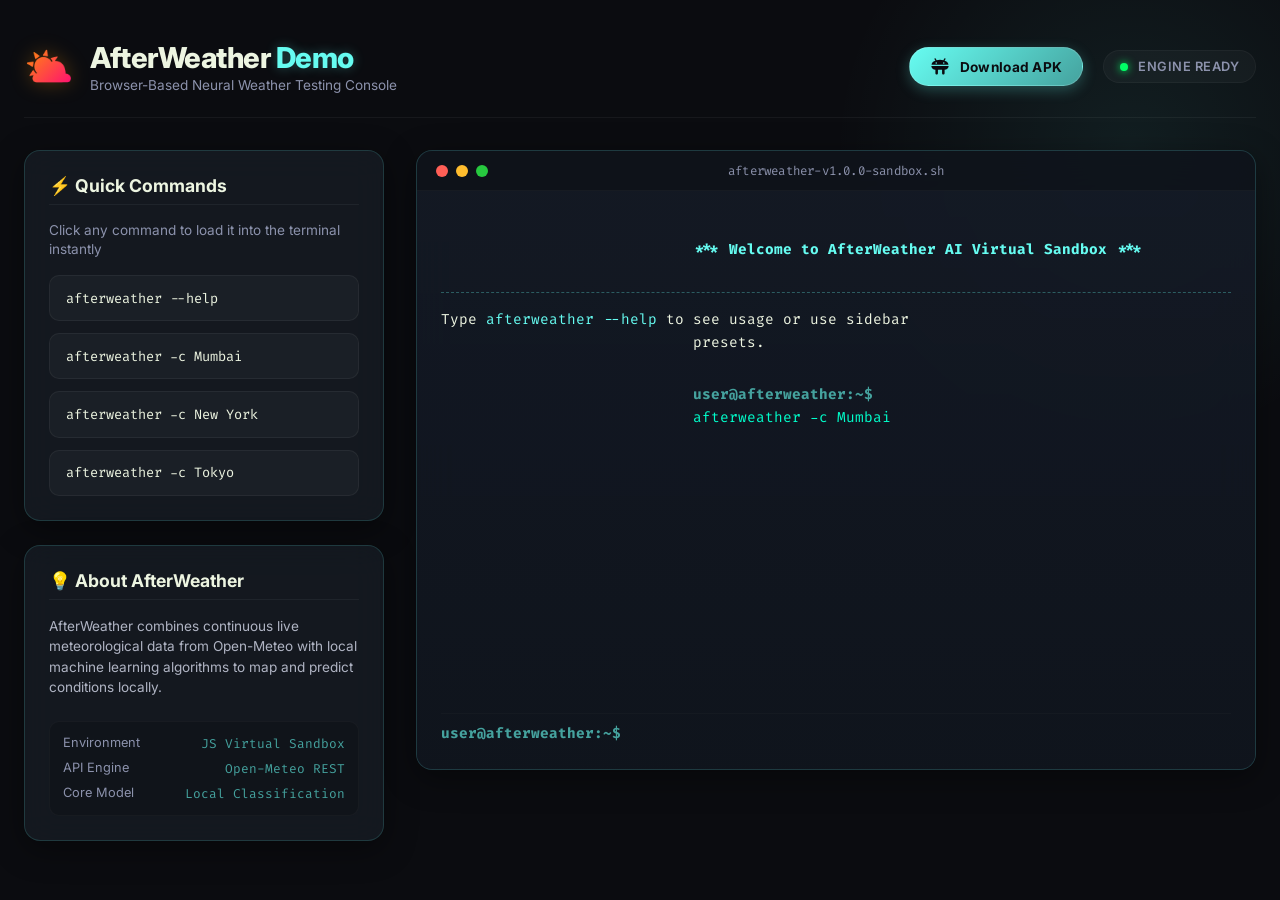
<file: Fronend/index.html>
<!DOCTYPE html>
<html lang="en">

<head>
    <meta charset="UTF-8">
    <meta name="viewport" content="width=device-width, initial-scale=1.0">
    <title>AfterWeather AI - Virtual Terminal Testing Console</title>
    <!-- Favicon -->
    <link rel="icon" href="data:image/svg+xml,<svg xmlns=%22http://www.w3.org/2000/svg%22 viewBox=%220 0 100 100%22><text y=%22.9em%22 font-size=%2290%22>⛅</text></svg>">
    <!-- Google Fonts for premium design -->
    <link rel="preconnect" href="https://fonts.googleapis.com">
    <link rel="preconnect" href="https://fonts.gstatic.com" crossorigin>
    <link
        href="https://fonts.googleapis.com/css2?family=Fira+Code:wght@400;500;700&family=Inter:wght@300;400;600;800&display=swap"
        rel="stylesheet">
    <!-- CSS Stylesheet -->
    <link rel="stylesheet" href="style.css">
</head>

<body>
    <div class="background-glow"></div>
    <div class="app-container">
        <!-- Top Navigation / Header -->
        <header class="main-header">
            <div class="brand-logo">
                <span class="brand-icon">⛅</span>
                <div class="brand-text">
                    <h1>AfterWeather <span>Demo</span></h1>
                    <p>Browser-Based Neural Weather Testing Console</p>
                </div>
            </div>
            <div class="header-actions">
                <a href="AfterWeather-v1.0.0.apk" class="download-apk-btn" download>
                    <svg class="dl-icon" xmlns="http://www.w3.org/2000/svg" viewBox="0 0 24 24" fill="currentColor">
                        <path d="M17.523 15.3414C17.523 15.3414 17.523 19.3512 17.523 19.4673C17.523 20.3019 16.8415 20.9765 16.0028 20.9765C15.1641 20.9765 14.4826 20.3019 14.4826 19.4673V15.3414H9.51739V19.4673C9.51739 20.3019 8.83594 20.9765 7.99719 20.9765C7.15844 20.9765 6.47699 20.3019 6.47699 19.4673C6.47699 19.3512 6.47699 15.3414 6.47699 15.3414C3.89674 15.3414 1.77664 13.3364 1.55404 10.7961H22.446C22.2234 13.3364 20.1033 15.3414 17.523 15.3414ZM1.82194 9.28475C2.17934 6.89115 4.09509 5.01185 6.55104 4.59365L5.43859 2.66685C5.22854 2.30335 5.35334 1.83855 5.71694 1.62855C6.08054 1.41855 6.54534 1.54335 6.75534 1.90695L7.97349 4.01635C9.22724 3.49055 10.595 3.20015 12 3.20015C13.405 3.20015 14.7728 3.49055 16.0265 4.01635L17.2447 1.90695C17.4547 1.54335 17.9195 1.41855 18.2831 1.62855C18.6467 1.83855 18.7715 2.30335 18.5614 2.66685L17.449 4.59365C19.9049 5.01185 21.8207 6.89115 22.1781 9.28475H1.82194ZM8.5 7.15015C8.5 6.59785 8.05225 6.15015 7.5 6.15015C6.94775 6.15015 6.5 6.59785 6.5 7.15015C6.5 7.70245 6.94775 8.15015 7.5 8.15015C8.05225 8.15015 8.5 7.70245 8.5 7.15015ZM17.5 7.15015C17.5 6.59785 17.0523 6.15015 16.5 6.15015C15.9478 6.15015 15.5 6.59785 15.5 7.15015C15.5 7.70245 15.9478 8.15015 16.5 8.15015C17.0523 8.15015 17.5 7.70245 17.5 7.15015Z"/>
                    </svg>
                    <span class="dl-text">Download APK</span>
                </a>
                <div class="status-indicator">
                    <span class="status-dot pulsing"></span>
                    <span class="status-label">Engine Ready</span>
                </div>
            </div>
        </header>

        <main class="console-layout">
            <!-- Sidebar with Preset Actions -->
            <aside class="actions-sidebar">
                <div class="sidebar-card">
                    <h3>⚡ Quick Commands</h3>
                    <p class="sidebar-desc">Click any command to load it into the terminal instantly</p>
                    <div class="commands-list">
                        <button class="cmd-btn" onclick="executePreset('afterweather --help')">
                            <span class="btn-text">afterweather --help</span>
                            <span class="btn-icon">➔</span>
                        </button>
                        <button class="cmd-btn" onclick="executePreset('afterweather -c Mumbai')">
                            <span class="btn-text">afterweather -c Mumbai</span>
                            <span class="btn-icon">➔</span>
                        </button>
                        <button class="cmd-btn" onclick="executePreset('afterweather -c New York')">
                            <span class="btn-text">afterweather -c New York</span>
                            <span class="btn-icon">➔</span>
                        </button>
                        <button class="cmd-btn" onclick="executePreset('afterweather -c Tokyo')">
                            <span class="btn-text">afterweather -c Tokyo</span>
                            <span class="btn-icon">➔</span>
                        </button>
                    </div>
                </div>

                <div class="sidebar-card info-card">
                    <h3>💡 About AfterWeather</h3>
                    <p>AfterWeather combines continuous live meteorological data from Open-Meteo with local machine
                        learning algorithms to map and predict conditions locally.</p>
                    <div class="terminal-meta">
                        <div class="meta-item">
                            <span class="meta-key">Environment</span>
                            <span class="meta-val">JS Virtual Sandbox</span>
                        </div>
                        <div class="meta-item">
                            <span class="meta-key">API Engine</span>
                            <span class="meta-val">Open-Meteo REST</span>
                        </div>
                        <div class="meta-item">
                            <span class="meta-key">Core Model</span>
                            <span class="meta-val">Local Classification</span>
                        </div>
                    </div>
                </div>
            </aside>

            <!-- Virtual Terminal Window -->
            <section class="terminal-container">
                <div class="terminal-header">
                    <div class="mac-controls">
                        <span class="ctrl-dot close"></span>
                        <span class="ctrl-dot minimize"></span>
                        <span class="ctrl-dot maximize"></span>
                    </div>
                    <div class="terminal-title">afterweather-v1.0.0-sandbox.sh</div>
                </div>
                <div class="terminal-screen" id="terminalScreen" onclick="focusConsoleInput()">
                    <div class="terminal-output" id="terminalOutput">
                        <div class="line welcome-msg">
                            <span class="brand-shimmer">*** Welcome to AfterWeather AI Virtual Sandbox ***</span>
                        </div>
                        <div class="line">Type <span class="cyan">afterweather --help</span> to see usage or use sidebar
                            presets.</div>
                        <div class="line prompt-line">
                            <span class="prompt">user@afterweather:~$</span>
                            <span class="cmd-typed">afterweather -c Mumbai</span>
                        </div>
                        <!-- More dynamic output goes here -->
                    </div>
                    <div class="terminal-input-row">
                        <span class="prompt">user@afterweather:~$</span>
                        <input type="text" id="terminalInput" autocomplete="off" autofocus spellcheck="false"
                            placeholder="">
                    </div>
                </div>
            </section>
        </main>
    </div>

    <!-- Application Script -->
    <script src="app.js"></script>
</body>

</html>
</file>
<file: Fronend/style.css>
/* RESET & CORE DEFAULTS */
* {
    margin: 0;
    padding: 0;
    box-sizing: border-box;
}

:root {
    --bg-base: #0b0c10;
    --bg-surface: rgba(31, 40, 51, 0.45);
    --bg-terminal: rgba(21, 27, 38, 0.85);
    --primary: #66fcf1;
    --primary-dim: rgba(102, 252, 241, 0.3);
    --secondary: #45a29e;
    --accent: #ff007f;
    --white: #edf5e1;
    --gray: #8c92ac;
    --shadow: 0 8px 32px rgba(0, 0, 0, 0.4);
    --border: rgba(102, 252, 241, 0.15);
}

body {
    background-color: var(--bg-base);
    color: var(--white);
    font-family: 'Inter', sans-serif;
    min-height: 100vh;
    display: flex;
    flex-direction: column;
    justify-content: flex-start;
    align-items: center;
    position: relative;
    overflow-x: hidden;
}

/* Subtle Dynamic Shimmer/Flow background */
.background-glow {
    position: absolute;
    top: -150px;
    right: -150px;
    width: 600px;
    height: 600px;
    background: radial-gradient(circle, rgba(102, 252, 241, 0.08) 0%, rgba(11, 12, 16, 0) 70%);
    z-index: 1;
    pointer-events: none;
    border-radius: 50%;
}

/* CONTAINER */
.app-container {
    width: 100%;
    max-width: 1400px;
    padding: 2.5rem 1.5rem;
    z-index: 2;
    display: flex;
    flex-direction: column;
    gap: 2rem;
}

/* MAIN HEADER */
.main-header {
    display: flex;
    justify-content: space-between;
    align-items: center;
    border-bottom: 1px solid rgba(255, 255, 255, 0.05);
    padding-bottom: 1.5rem;
}

.brand-logo {
    display: flex;
    align-items: center;
    gap: 1rem;
}

.brand-icon {
    font-size: 2.5rem;
    background: linear-gradient(135deg, #ff9900, #ff007f);
    -webkit-background-clip: text;
    -webkit-text-fill-color: transparent;
    filter: drop-shadow(0 0 10px rgba(255, 153, 0, 0.3));
}

.brand-text h1 {
    font-size: 1.8rem;
    font-weight: 800;
    color: var(--white);
    letter-spacing: -0.5px;
    margin-bottom: 2px;
}

.brand-text h1 span {
    color: var(--primary);
    text-shadow: 0 0 12px var(--primary-dim);
}

.brand-text p {
    font-size: 0.85rem;
    color: var(--gray);
    font-weight: 400;
}

.header-actions {
    display: flex;
    align-items: center;
    gap: 1.25rem;
}

.download-apk-btn {
    display: flex;
    align-items: center;
    gap: 0.6rem;
    background: linear-gradient(135deg, var(--primary), var(--secondary));
    color: var(--bg-base);
    text-decoration: none;
    padding: 0.55rem 1.25rem;
    border-radius: 50px;
    font-size: 0.85rem;
    font-weight: 700;
    letter-spacing: 0.3px;
    transition: all 0.3s ease;
    border: 1px solid rgba(255, 255, 255, 0.15);
    box-shadow: 0 4px 14px rgba(102, 252, 241, 0.25);
    cursor: pointer;
    white-space: nowrap;
}

.download-apk-btn:hover {
    transform: translateY(-2px);
    box-shadow: 0 6px 18px rgba(102, 252, 241, 0.4);
    filter: brightness(1.1);
}

.download-apk-btn:active {
    transform: translateY(0);
}

.dl-icon {
    width: 20px;
    height: 20px;
    display: inline-block;
    vertical-align: middle;
}

.status-indicator {
    display: flex;
    align-items: center;
    gap: 0.6rem;
    background: rgba(255, 255, 255, 0.03);
    padding: 0.5rem 1rem;
    border-radius: 50px;
    border: 1px solid rgba(255, 255, 255, 0.04);
}

.status-dot {
    width: 8px;
    height: 8px;
    border-radius: 50%;
    background-color: #00ff66;
    box-shadow: 0 0 8px #00ff66;
}

.status-dot.pulsing {
    animation: pulseGlow 2s infinite;
}

@keyframes pulseGlow {
    0% { transform: scale(1); opacity: 1; }
    50% { transform: scale(1.25); opacity: 0.6; box-shadow: 0 0 14px #00ff66; }
    100% { transform: scale(1); opacity: 1; }
}

.status-label {
    font-size: 0.8rem;
    font-weight: 600;
    text-transform: uppercase;
    letter-spacing: 0.5px;
    color: var(--gray);
}

/* MAIN LAYOUT: SIDEBAR + CONSOLE */
.console-layout {
    display: grid;
    grid-template-columns: 360px 1fr;
    gap: 2rem;
    align-items: stretch;
}

@media (max-width: 1024px) {
    .console-layout {
        grid-template-columns: 1fr;
    }
}

/* SIDEBAR ACTIONS */
.actions-sidebar {
    display: flex;
    flex-direction: column;
    gap: 1.5rem;
}

.sidebar-card {
    background-color: var(--bg-surface);
    border: 1px solid var(--border);
    border-radius: 16px;
    padding: 1.5rem;
    backdrop-filter: blur(16px);
    -webkit-backdrop-filter: blur(16px);
    box-shadow: var(--shadow);
    display: flex;
    flex-direction: column;
    gap: 1rem;
}

.sidebar-card h3 {
    font-size: 1.1rem;
    font-weight: 700;
    color: var(--white);
    display: flex;
    align-items: center;
    gap: 0.5rem;
    border-bottom: 1px solid rgba(255, 255, 255, 0.05);
    padding-bottom: 0.5rem;
}

.sidebar-desc {
    font-size: 0.85rem;
    color: var(--gray);
    line-height: 1.4;
}

.commands-list {
    display: flex;
    flex-direction: column;
    gap: 0.75rem;
}

.cmd-btn {
    background: rgba(255, 255, 255, 0.03);
    border: 1px solid rgba(255, 255, 255, 0.05);
    border-radius: 10px;
    padding: 0.85rem 1rem;
    color: var(--white);
    font-family: 'Fira Code', monospace;
    font-size: 0.85rem;
    display: flex;
    justify-content: space-between;
    align-items: center;
    cursor: pointer;
    transition: all 0.25s ease-in-out;
}

.cmd-btn:hover {
    background: rgba(102, 252, 241, 0.06);
    border-color: var(--primary);
    transform: translateX(4px);
    box-shadow: 0 4px 20px rgba(102, 252, 241, 0.1);
}

.btn-icon {
    color: var(--primary);
    opacity: 0;
    transform: translateX(-5px);
    transition: all 0.25s ease-in-out;
}

.cmd-btn:hover .btn-icon {
    opacity: 1;
    transform: translateX(0);
}

/* METADATA SIDEBAR CARD */
.info-card p {
    font-size: 0.85rem;
    color: #b0b4c3;
    line-height: 1.5;
}

.terminal-meta {
    margin-top: 0.5rem;
    display: flex;
    flex-direction: column;
    gap: 0.5rem;
    background: rgba(0, 0, 0, 0.15);
    border-radius: 10px;
    padding: 0.8rem;
    border: 1px solid rgba(255, 255, 255, 0.03);
}

.meta-item {
    display: flex;
    justify-content: space-between;
    font-size: 0.8rem;
}

.meta-key {
    color: var(--gray);
}

.meta-val {
    color: var(--secondary);
    font-family: 'Fira Code', monospace;
}

/* TERMINAL WINDOW EMULATOR */
.terminal-container {
    background-color: var(--bg-terminal);
    border: 1px solid var(--border);
    border-radius: 16px;
    backdrop-filter: blur(20px);
    -webkit-backdrop-filter: blur(20px);
    box-shadow: var(--shadow);
    display: flex;
    flex-direction: column;
    overflow: hidden;
    height: 620px;
}

.terminal-header {
    background: rgba(0, 0, 0, 0.25);
    border-bottom: 1px solid rgba(255, 255, 255, 0.04);
    padding: 0.85rem 1.2rem;
    display: flex;
    justify-content: space-between;
    align-items: center;
    position: relative;
    user-select: none;
}

.mac-controls {
    display: flex;
    gap: 0.5rem;
    z-index: 2;
}

.ctrl-dot {
    width: 12px;
    height: 12px;
    border-radius: 50%;
    display: inline-block;
}

.ctrl-dot.close { background-color: #ff5f56; }
.ctrl-dot.minimize { background-color: #ffbd2e; }
.ctrl-dot.maximize { background-color: #27c93f; }

.terminal-title {
    position: absolute;
    left: 50%;
    transform: translateX(-50%);
    font-family: 'Fira Code', monospace;
    font-size: 0.78rem;
    color: var(--gray);
    letter-spacing: 0.2px;
    z-index: 1;
    white-space: nowrap;
}


.terminal-screen {
    flex: 1;
    padding: 1.5rem;
    font-family: 'Fira Code', monospace;
    font-size: 0.9rem;
    line-height: 1.6;
    display: flex;
    flex-direction: column;
    overflow-y: auto;
    cursor: text;
    background: linear-gradient(180deg, rgba(21, 27, 38, 0.3) 0%, rgba(15, 20, 28, 0.9) 100%);
}

.terminal-output {
    flex: 1;
    overflow-y: auto;
    display: flex;
    flex-direction: column;
    gap: 0.4rem;
}

.line {
    white-space: pre-wrap;
    word-break: break-all;
    color: var(--white);
}

.welcome-msg {
    color: var(--primary);
    font-weight: bold;
    border-bottom: 1px dashed var(--primary-dim);
    padding-bottom: 0.5rem;
    margin-bottom: 0.5rem;
}

.prompt {
    color: var(--secondary);
    font-weight: 700;
    margin-right: 0.5rem;
}

.cmd-typed {
    color: #00ffcc;
}

/* TERMINAL INPUT AREA */
.terminal-input-row {
    display: flex;
    align-items: center;
    margin-top: 0.5rem;
    padding-top: 0.5rem;
    border-top: 1px solid rgba(255, 255, 255, 0.02);
}

#terminalInput {
    background: transparent;
    border: none;
    outline: none;
    flex: 1;
    color: #00ffcc;
    font-family: 'Fira Code', monospace;
    font-size: 0.9rem;
    caret-color: var(--primary);
}

/* CONSOLE/CLI TEXT COLOR UTILITIES (Like Rich in Python) */
.cyan { color: var(--primary); }
.yellow { color: #ffeb3b; }
.green { color: #00ff66; text-shadow: 0 0 6px rgba(0, 255, 102, 0.3); }
.magenta { color: #e040fb; }
.red { color: #ff3d00; }
.blue { color: #29b6f6; }
.white { color: var(--white); }
.dim { color: var(--gray); opacity: 0.65; }

/* ASCII & SIMULATION UI STYLING */
.ascii-panel {
    border: 1px solid var(--border);
    background: rgba(0, 0, 0, 0.25);
    border-radius: 8px;
    padding: 1rem;
    margin: 0.6rem 0;
    box-shadow: 0 4px 12px rgba(0, 0, 0, 0.15);
}

.ascii-panel-header {
    font-weight: bold;
    text-transform: uppercase;
    letter-spacing: 1px;
    font-size: 0.8rem;
    border-bottom: 1px solid rgba(255, 255, 255, 0.05);
    padding-bottom: 0.4rem;
    margin-bottom: 0.6rem;
}

.grid-cols {
    display: grid;
    grid-template-columns: auto 1fr;
    gap: 1.5rem;
    align-items: center;
}

/* TERMINAL TABLES */
.terminal-table {
    width: 100%;
    border-collapse: collapse;
    margin: 0.6rem 0;
    font-size: 0.8rem;
}

.terminal-table th {
    border-bottom: 2px solid var(--primary-dim);
    color: var(--primary);
    padding: 0.4rem;
    text-align: center;
}

.terminal-table td {
    border-bottom: 1px solid rgba(255, 255, 255, 0.03);
    padding: 0.4rem;
    text-align: center;
}

/* TEXT ANIMATIONS */
.shimmer {
    background: linear-gradient(90deg, #66fcf1, #e040fb, #66fcf1);
    background-size: 200% auto;
    -webkit-background-clip: text;
    -webkit-text-fill-color: transparent;
    animation: textShimmer 2.5s linear infinite;
}

@keyframes textShimmer {
    to { background-position: 200% center; }
}

/* CUSTOM SCROLLBAR FOR TERMINAL SANDBOX */
#terminalOutput {
    scrollbar-width: thin;
    scrollbar-color: var(--secondary) rgba(0, 0, 0, 0.2);
}

#terminalOutput::-webkit-scrollbar,
.terminal-screen::-webkit-scrollbar {
    width: 8px;
    height: 8px;
}

#terminalOutput::-webkit-scrollbar-track,
.terminal-screen::-webkit-scrollbar-track {
    background: rgba(0, 0, 0, 0.2);
    border-radius: 4px;
}

#terminalOutput::-webkit-scrollbar-thumb,
.terminal-screen::-webkit-scrollbar-thumb {
    background: var(--secondary);
    border-radius: 4px;
    border: 2px solid var(--bg-terminal);
}

#terminalOutput::-webkit-scrollbar-thumb:hover,
.terminal-screen::-webkit-scrollbar-thumb:hover {
    background: var(--primary);
}

/* RESPONSIVE LAYOUT & MOBILE OPTIMIZATIONS */
@media (max-width: 1024px) {
    .console-layout {
        grid-template-columns: 1fr;
        gap: 1.5rem;
    }

    .commands-list {
        display: grid;
        grid-template-columns: repeat(auto-fit, minmax(220px, 1fr));
        gap: 0.75rem;
    }
}

@media (max-width: 768px) {
    .app-container {
        padding: 1.25rem 0.75rem;
        gap: 1.25rem;
    }

    .main-header {
        flex-direction: column;
        align-items: center;
        gap: 1.25rem;
        text-align: center;
    }

    .header-actions {
        justify-content: center;
        width: 100%;
        flex-wrap: wrap;
    }

    .brand-logo {
        flex-direction: column;
        align-items: center;
        gap: 0.5rem;
    }

    .status-indicator {
        width: fit-content;
    }

    .sidebar-card {
        padding: 1.25rem;
        border-radius: 12px;
    }

    .commands-list {
        grid-template-columns: repeat(auto-fit, minmax(180px, 1fr));
        gap: 0.5rem;
    }

    .cmd-btn {
        padding: 0.75rem 0.85rem;
        font-size: 0.8rem;
    }

    .terminal-container {
        height: 520px;
        border-radius: 12px;
    }

    .terminal-header {
        padding: 0.7rem 1rem;
    }

    .terminal-screen {
        padding: 0.85rem;
        font-size: 0.8rem;
    }

    .grid-cols {
        grid-template-columns: 1fr;
        gap: 1rem;
    }

    .ascii-panel {
        padding: 0.85rem;
        overflow-x: auto;
    }

    .ascii-panel pre {
        overflow-x: auto;
        white-space: pre;
        font-size: 0.75rem;
    }

    .terminal-table {
        font-size: 0.75rem;
        display: block;
        overflow-x: auto;
        white-space: nowrap;
    }

    .terminal-table th, .terminal-table td {
        padding: 0.35rem;
    }
}

@media (max-width: 480px) {
    .app-container {
        padding: 1rem 0.5rem;
        gap: 1rem;
    }

    .brand-text h1 {
        font-size: 1.4rem;
    }

    .brand-text p {
        font-size: 0.8rem;
    }

    .sidebar-card {
        padding: 1rem;
        gap: 0.75rem;
    }

    .commands-list {
        grid-template-columns: 1fr;
    }

    .cmd-btn {
        padding: 0.65rem 0.75rem;
        font-size: 0.78rem;
    }

    .terminal-container {
        height: 480px;
    }

    .terminal-screen {
        padding: 0.75rem;
        font-size: 0.78rem;
    }
}
</file>
<file: Frontend/style.css>
/* RESET & CORE DEFAULTS */
* {
    margin: 0;
    padding: 0;
    box-sizing: border-box;
}

:root {
    --bg-base: #0b0c10;
    --bg-surface: rgba(31, 40, 51, 0.45);
    --bg-terminal: rgba(21, 27, 38, 0.85);
    --primary: #66fcf1;
    --primary-dim: rgba(102, 252, 241, 0.3);
    --secondary: #45a29e;
    --accent: #ff007f;
    --white: #edf5e1;
    --gray: #8c92ac;
    --shadow: 0 8px 32px rgba(0, 0, 0, 0.4);
    --border: rgba(102, 252, 241, 0.15);
}

body {
    background-color: var(--bg-base);
    color: var(--white);
    font-family: 'Inter', sans-serif;
    min-height: 100vh;
    display: flex;
    flex-direction: column;
    justify-content: flex-start;
    align-items: center;
    position: relative;
    overflow-x: hidden;
}

/* Subtle Dynamic Shimmer/Flow background */
.background-glow {
    position: absolute;
    top: -150px;
    right: -150px;
    width: 600px;
    height: 600px;
    background: radial-gradient(circle, rgba(102, 252, 241, 0.08) 0%, rgba(11, 12, 16, 0) 70%);
    z-index: 1;
    pointer-events: none;
    border-radius: 50%;
}

/* CONTAINER */
.app-container {
    width: 100%;
    max-width: 1400px;
    padding: 2.5rem 1.5rem;
    z-index: 2;
    display: flex;
    flex-direction: column;
    gap: 2rem;
}

/* MAIN HEADER */
.main-header {
    display: flex;
    justify-content: space-between;
    align-items: center;
    border-bottom: 1px solid rgba(255, 255, 255, 0.05);
    padding-bottom: 1.5rem;
}

.brand-logo {
    display: flex;
    align-items: center;
    gap: 1rem;
}

.brand-icon {
    font-size: 2.5rem;
    background: linear-gradient(135deg, #ff9900, #ff007f);
    -webkit-background-clip: text;
    -webkit-text-fill-color: transparent;
    filter: drop-shadow(0 0 10px rgba(255, 153, 0, 0.3));
}

.brand-text h1 {
    font-size: 1.8rem;
    font-weight: 800;
    color: var(--white);
    letter-spacing: -0.5px;
    margin-bottom: 2px;
}

.brand-text h1 span {
    color: var(--primary);
    text-shadow: 0 0 12px var(--primary-dim);
}

.brand-text p {
    font-size: 0.85rem;
    color: var(--gray);
    font-weight: 400;
}

.header-actions {
    display: flex;
    align-items: center;
    gap: 1.25rem;
}

.download-apk-btn {
    display: flex;
    align-items: center;
    gap: 0.6rem;
    background: linear-gradient(135deg, var(--primary), var(--secondary));
    color: var(--bg-base);
    text-decoration: none;
    padding: 0.55rem 1.25rem;
    border-radius: 50px;
    font-size: 0.85rem;
    font-weight: 700;
    letter-spacing: 0.3px;
    transition: all 0.3s ease;
    border: 1px solid rgba(255, 255, 255, 0.15);
    box-shadow: 0 4px 14px rgba(102, 252, 241, 0.25);
    cursor: pointer;
    white-space: nowrap;
}

.download-apk-btn:hover {
    transform: translateY(-2px);
    box-shadow: 0 6px 18px rgba(102, 252, 241, 0.4);
    filter: brightness(1.1);
}

.download-apk-btn:active {
    transform: translateY(0);
}

.dl-icon {
    width: 20px;
    height: 20px;
    display: inline-block;
    vertical-align: middle;
}

.status-indicator {
    display: flex;
    align-items: center;
    gap: 0.6rem;
    background: rgba(255, 255, 255, 0.03);
    padding: 0.5rem 1rem;
    border-radius: 50px;
    border: 1px solid rgba(255, 255, 255, 0.04);
}

.status-dot {
    width: 8px;
    height: 8px;
    border-radius: 50%;
    background-color: #00ff66;
    box-shadow: 0 0 8px #00ff66;
}

.status-dot.pulsing {
    animation: pulseGlow 2s infinite;
}

@keyframes pulseGlow {
    0% { transform: scale(1); opacity: 1; }
    50% { transform: scale(1.25); opacity: 0.6; box-shadow: 0 0 14px #00ff66; }
    100% { transform: scale(1); opacity: 1; }
}

.status-label {
    font-size: 0.8rem;
    font-weight: 600;
    text-transform: uppercase;
    letter-spacing: 0.5px;
    color: var(--gray);
}

/* MAIN LAYOUT: SIDEBAR + CONSOLE */
.console-layout {
    display: grid;
    grid-template-columns: 360px 1fr;
    gap: 2rem;
    align-items: stretch;
}

@media (max-width: 1024px) {
    .console-layout {
        grid-template-columns: 1fr;
    }
}

/* SIDEBAR ACTIONS */
.actions-sidebar {
    display: flex;
    flex-direction: column;
    gap: 1.5rem;
}

.sidebar-card {
    background-color: var(--bg-surface);
    border: 1px solid var(--border);
    border-radius: 16px;
    padding: 1.5rem;
    backdrop-filter: blur(16px);
    -webkit-backdrop-filter: blur(16px);
    box-shadow: var(--shadow);
    display: flex;
    flex-direction: column;
    gap: 1rem;
}

.sidebar-card h3 {
    font-size: 1.1rem;
    font-weight: 700;
    color: var(--white);
    display: flex;
    align-items: center;
    gap: 0.5rem;
    border-bottom: 1px solid rgba(255, 255, 255, 0.05);
    padding-bottom: 0.5rem;
}

.sidebar-desc {
    font-size: 0.85rem;
    color: var(--gray);
    line-height: 1.4;
}

.commands-list {
    display: flex;
    flex-direction: column;
    gap: 0.75rem;
}

.cmd-btn {
    background: rgba(255, 255, 255, 0.03);
    border: 1px solid rgba(255, 255, 255, 0.05);
    border-radius: 10px;
    padding: 0.85rem 1rem;
    color: var(--white);
    font-family: 'Fira Code', monospace;
    font-size: 0.85rem;
    display: flex;
    justify-content: space-between;
    align-items: center;
    cursor: pointer;
    transition: all 0.25s ease-in-out;
}

.cmd-btn:hover {
    background: rgba(102, 252, 241, 0.06);
    border-color: var(--primary);
    transform: translateX(4px);
    box-shadow: 0 4px 20px rgba(102, 252, 241, 0.1);
}

.btn-icon {
    color: var(--primary);
    opacity: 0;
    transform: translateX(-5px);
    transition: all 0.25s ease-in-out;
}

.cmd-btn:hover .btn-icon {
    opacity: 1;
    transform: translateX(0);
}

/* METADATA SIDEBAR CARD */
.info-card p {
    font-size: 0.85rem;
    color: #b0b4c3;
    line-height: 1.5;
}

.terminal-meta {
    margin-top: 0.5rem;
    display: flex;
    flex-direction: column;
    gap: 0.5rem;
    background: rgba(0, 0, 0, 0.15);
    border-radius: 10px;
    padding: 0.8rem;
    border: 1px solid rgba(255, 255, 255, 0.03);
}

.meta-item {
    display: flex;
    justify-content: space-between;
    font-size: 0.8rem;
}

.meta-key {
    color: var(--gray);
}

.meta-val {
    color: var(--secondary);
    font-family: 'Fira Code', monospace;
}

/* TERMINAL WINDOW EMULATOR */
.terminal-container {
    background-color: var(--bg-terminal);
    border: 1px solid var(--border);
    border-radius: 16px;
    backdrop-filter: blur(20px);
    -webkit-backdrop-filter: blur(20px);
    box-shadow: var(--shadow);
    display: flex;
    flex-direction: column;
    overflow: hidden;
    height: 620px;
}

.terminal-header {
    background: rgba(0, 0, 0, 0.25);
    border-bottom: 1px solid rgba(255, 255, 255, 0.04);
    padding: 0.85rem 1.2rem;
    display: flex;
    justify-content: space-between;
    align-items: center;
    position: relative;
    user-select: none;
}

.mac-controls {
    display: flex;
    gap: 0.5rem;
    z-index: 2;
}

.ctrl-dot {
    width: 12px;
    height: 12px;
    border-radius: 50%;
    display: inline-block;
}

.ctrl-dot.close { background-color: #ff5f56; }
.ctrl-dot.minimize { background-color: #ffbd2e; }
.ctrl-dot.maximize { background-color: #27c93f; }

.terminal-title {
    position: absolute;
    left: 50%;
    transform: translateX(-50%);
    font-family: 'Fira Code', monospace;
    font-size: 0.78rem;
    color: var(--gray);
    letter-spacing: 0.2px;
    z-index: 1;
    white-space: nowrap;
}


.terminal-screen {
    flex: 1;
    padding: 1.5rem;
    font-family: 'Fira Code', monospace;
    font-size: 0.9rem;
    line-height: 1.6;
    display: flex;
    flex-direction: column;
    overflow-y: auto;
    cursor: text;
    background: linear-gradient(180deg, rgba(21, 27, 38, 0.3) 0%, rgba(15, 20, 28, 0.9) 100%);
}

.terminal-output {
    flex: 1;
    overflow-y: auto;
    display: flex;
    flex-direction: column;
    gap: 0.4rem;
}

.line {
    white-space: pre-wrap;
    word-break: break-all;
    color: var(--white);
}

.welcome-msg {
    color: var(--primary);
    font-weight: bold;
    border-bottom: 1px dashed var(--primary-dim);
    padding-bottom: 0.5rem;
    margin-bottom: 0.5rem;
}

.prompt {
    color: var(--secondary);
    font-weight: 700;
    margin-right: 0.5rem;
}

.cmd-typed {
    color: #00ffcc;
}

/* TERMINAL INPUT AREA */
.terminal-input-row {
    display: flex;
    align-items: center;
    margin-top: 0.5rem;
    padding-top: 0.5rem;
    border-top: 1px solid rgba(255, 255, 255, 0.02);
}

#terminalInput {
    background: transparent;
    border: none;
    outline: none;
    flex: 1;
    color: #00ffcc;
    font-family: 'Fira Code', monospace;
    font-size: 0.9rem;
    caret-color: var(--primary);
}

/* CONSOLE/CLI TEXT COLOR UTILITIES (Like Rich in Python) */
.cyan { color: var(--primary); }
.yellow { color: #ffeb3b; }
.green { color: #00ff66; text-shadow: 0 0 6px rgba(0, 255, 102, 0.3); }
.magenta { color: #e040fb; }
.red { color: #ff3d00; }
.blue { color: #29b6f6; }
.white { color: var(--white); }
.dim { color: var(--gray); opacity: 0.65; }

/* ASCII & SIMULATION UI STYLING */
.ascii-panel {
    border: 1px solid var(--border);
    background: rgba(0, 0, 0, 0.25);
    border-radius: 8px;
    padding: 1rem;
    margin: 0.6rem 0;
    box-shadow: 0 4px 12px rgba(0, 0, 0, 0.15);
}

.ascii-panel-header {
    font-weight: bold;
    text-transform: uppercase;
    letter-spacing: 1px;
    font-size: 0.8rem;
    border-bottom: 1px solid rgba(255, 255, 255, 0.05);
    padding-bottom: 0.4rem;
    margin-bottom: 0.6rem;
}

.grid-cols {
    display: grid;
    grid-template-columns: auto 1fr;
    gap: 1.5rem;
    align-items: center;
}

/* TERMINAL TABLES */
.terminal-table {
    width: 100%;
    border-collapse: collapse;
    margin: 0.6rem 0;
    font-size: 0.8rem;
}

.terminal-table th {
    border-bottom: 2px solid var(--primary-dim);
    color: var(--primary);
    padding: 0.4rem;
    text-align: center;
}

.terminal-table td {
    border-bottom: 1px solid rgba(255, 255, 255, 0.03);
    padding: 0.4rem;
    text-align: center;
}

/* TEXT ANIMATIONS */
.shimmer {
    background: linear-gradient(90deg, #66fcf1, #e040fb, #66fcf1);
    background-size: 200% auto;
    -webkit-background-clip: text;
    -webkit-text-fill-color: transparent;
    animation: textShimmer 2.5s linear infinite;
}

@keyframes textShimmer {
    to { background-position: 200% center; }
}

/* CUSTOM SCROLLBAR FOR TERMINAL SANDBOX */
#terminalOutput {
    scrollbar-width: thin;
    scrollbar-color: var(--secondary) rgba(0, 0, 0, 0.2);
}

#terminalOutput::-webkit-scrollbar,
.terminal-screen::-webkit-scrollbar {
    width: 8px;
    height: 8px;
}

#terminalOutput::-webkit-scrollbar-track,
.terminal-screen::-webkit-scrollbar-track {
    background: rgba(0, 0, 0, 0.2);
    border-radius: 4px;
}

#terminalOutput::-webkit-scrollbar-thumb,
.terminal-screen::-webkit-scrollbar-thumb {
    background: var(--secondary);
    border-radius: 4px;
    border: 2px solid var(--bg-terminal);
}

#terminalOutput::-webkit-scrollbar-thumb:hover,
.terminal-screen::-webkit-scrollbar-thumb:hover {
    background: var(--primary);
}

/* RESPONSIVE LAYOUT & MOBILE OPTIMIZATIONS */
@media (max-width: 1024px) {
    .console-layout {
        grid-template-columns: 1fr;
        gap: 1.5rem;
    }

    .commands-list {
        display: grid;
        grid-template-columns: repeat(auto-fit, minmax(220px, 1fr));
        gap: 0.75rem;
    }
}

@media (max-width: 768px) {
    .app-container {
        padding: 1.25rem 0.75rem;
        gap: 1.25rem;
    }

    .main-header {
        flex-direction: column;
        align-items: center;
        gap: 1.25rem;
        text-align: center;
    }

    .header-actions {
        justify-content: center;
        width: 100%;
        flex-wrap: wrap;
    }

    .brand-logo {
        flex-direction: column;
        align-items: center;
        gap: 0.5rem;
    }

    .status-indicator {
        width: fit-content;
    }

    .sidebar-card {
        padding: 1.25rem;
        border-radius: 12px;
    }

    .commands-list {
        grid-template-columns: repeat(auto-fit, minmax(180px, 1fr));
        gap: 0.5rem;
    }

    .cmd-btn {
        padding: 0.75rem 0.85rem;
        font-size: 0.8rem;
    }

    .terminal-container {
        height: 520px;
        border-radius: 12px;
    }

    .terminal-header {
        padding: 0.7rem 1rem;
    }

    .terminal-screen {
        padding: 0.85rem;
        font-size: 0.8rem;
    }

    .grid-cols {
        grid-template-columns: 1fr;
        gap: 1rem;
    }

    .ascii-panel {
        padding: 0.85rem;
        overflow-x: auto;
    }

    .ascii-panel pre {
        overflow-x: auto;
        white-space: pre;
        font-size: 0.75rem;
    }

    .terminal-table {
        font-size: 0.75rem;
        display: block;
        overflow-x: auto;
        white-space: nowrap;
    }

    .terminal-table th, .terminal-table td {
        padding: 0.35rem;
    }
}

@media (max-width: 480px) {
    .app-container {
        padding: 1rem 0.5rem;
        gap: 1rem;
    }

    .brand-text h1 {
        font-size: 1.4rem;
    }

    .brand-text p {
        font-size: 0.8rem;
    }

    .sidebar-card {
        padding: 1rem;
        gap: 0.75rem;
    }

    .commands-list {
        grid-template-columns: 1fr;
    }

    .cmd-btn {
        padding: 0.65rem 0.75rem;
        font-size: 0.78rem;
    }

    .terminal-container {
        height: 480px;
    }

    .terminal-screen {
        padding: 0.75rem;
        font-size: 0.78rem;
    }
}
</file>
